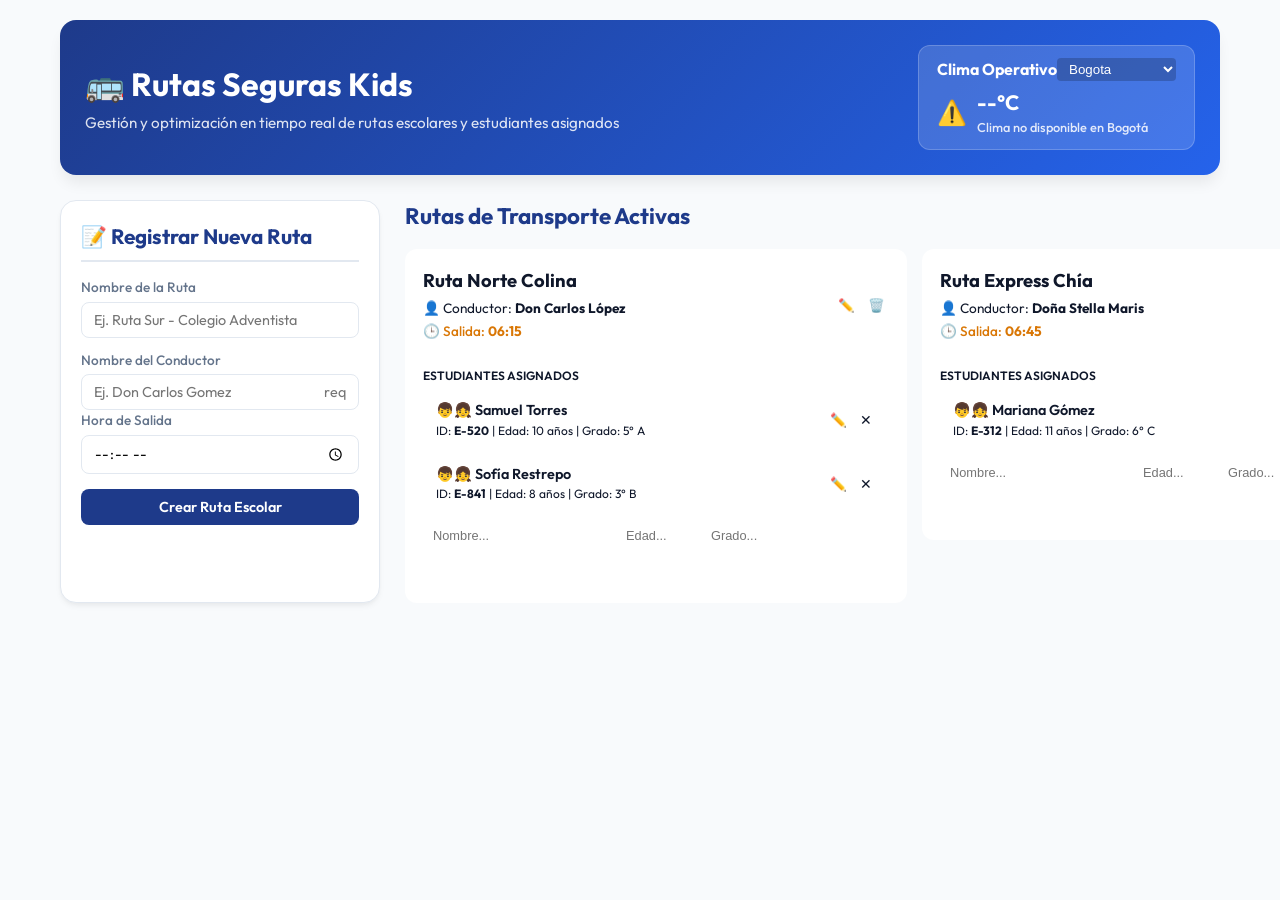
<file: index.html>
<!DOCTYPE html>
<html lang="es">
<head>
    <meta charset="UTF-8">
    <meta name="viewport" content="width=device-width, initial-scale=1.0">
    <title>Rutas Seguras Kids - Panel de Control Escolar</title>
    <meta name="description" content="Sistema para la gestión de rutas escolares y asignación de estudiantes de Rutas Seguras Kids.">
    <link rel="stylesheet" href="css/styles.css">
</head>
<body>

    <div class="app-container">
        <header>
            <div class="header-title-area">
                <h1>🚌 Rutas Seguras Kids</h1>
                <p>Gestión y optimización en tiempo real de rutas escolares y estudiantes asignados</p>
            </div>
            
            <div class="weather-widget" id="weather-widget-container">
                <div class="weather-header">
                    <h3>Clima Operativo</h3>
                    <select id="weather-city-select" class="weather-select" aria-label="Seleccionar ciudad">
                        <option value="bogota" selected>Bogota</option>
                        <option value="medellin">Medellin</option>
                        <option value="cali">Cali</option>
                        <option value="barranquilla">Barranquilla</option>
                        <option value="bucaramanga">Bucaramanga</option>
                    </select>
                </div>
                <div class="weather-info" id="weather-info-box">
                    <span class="weather-loading" id="weather-loading-text">Cargando clima operativo...</span>
                </div>
            </div>
        </header>

        <main class="main-content">
            
            <section class="panel-form" aria-labelledby="form-title">
                <h2 id="form-title">📝 Registrar Nueva Ruta</h2>
                <form id="route-form" novalidate>
                    <input type="hidden" id="route-id-input" value="">
                    
                    <div class="form-group">
                        <label for="route-name">Nombre de la Ruta</label>
                        <input type="text" 
                               id="route-name" 
                               class="form-control" 
                               placeholder="Ej. Ruta Sur - Colegio Adventista" 
                               required>
                    </div>

                    <div class="form-group">
                        <label for="route-driver">Nombre del Conductor</label>
                        <input type="text" 
                               id="route-driver" 
                               class="form-control" 
                               placeholder="Ej. Don Carlos Gomez
                               required>
                    </div>

                    <div class="form-group">
                        <label for="route-time">Hora de Salida</label>
                        <input type="time" 
                               id="route-time" 
                               class="form-control" 
                               required>
                    </div>

                    <div class="form-buttons">
                        <button type="submit" id="btn-submit-route" class="btn btn-primary btn-block">Crear Ruta Escolar</button>
                        <button type="button" id="btn-cancel-edit" class="btn btn-secondary" style="display: none;">Cancelar</button>
                    </div>
                </form>
            </section>

            <section class="routes-panel" aria-labelledby="routes-title">
                <div class="panel-header">
                    <h2 id="routes-title">Rutas de Transporte Activas</h2>
                </div>
                
                <div class="routes-grid" id="routes-grid-container">
                </div>


                <div class="empty-state" id="empty-state-view">
                    <span class="empty-state-icon">🚌</span>
                    <h3>No hay rutas creadas</h3>
                    <p>Usa el formulario de la izquierda para registrar la primera ruta escolar del dia.</p>
                </div>
            </section>

        </main>
    </div>

    <script type="module" src="js/app.js"></script>
</body>
</html>
</file>
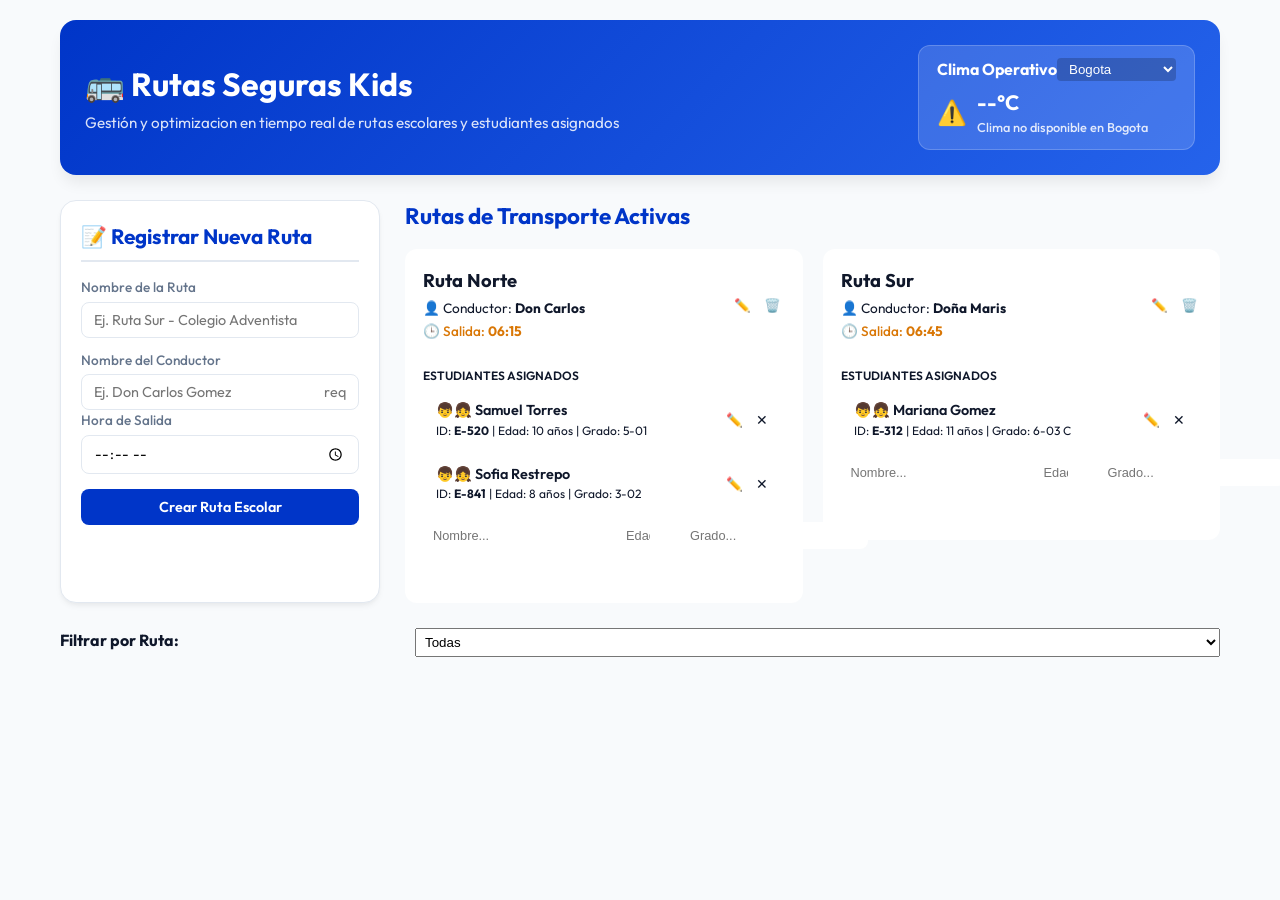
<file: Rutas-Seguras-Kids-main/index.html>
<!DOCTYPE html>
<html lang="es">
<head>
    <meta charset="UTF-8">
    <meta name="viewport" content="width=device-width, initial-scale=1.0">
    <title>Rutas Seguras Kids - Panel de Control Escolar</title>
    <meta name="description" content="Sistema para la gestión de rutas escolares y asignación de estudiantes de Rutas Seguras Kids.">
    <link rel="stylesheet" href="css/styles.css">
</head>
<body>

    <div class="app-container">
        <header>
            <div class="header-title-area">
                <h1>🚌 Rutas Seguras Kids</h1>
                <p>Gestión y optimizacion en tiempo real de rutas escolares y estudiantes asignados</p>
            </div>
            
            <div class="weather-widget" id="weather-widget-container">
                <div class="weather-header">
                    <h3>Clima Operativo</h3>
                    <select id="weather-city-select" class="weather-select" aria-label="Seleccionar ciudad">
                        <option value="bogota" selected>Bogota</option>
                        <option value="medellin">Medellin</option>
                        <option value="cali">Cali</option>
                        <option value="barranquilla">Barranquilla</option>
                        <option value="bucaramanga">Bucaramanga</option>
                    </select>
                </div>
                <div class="weather-info" id="weather-info-box">
                    <span class="weather-loading" id="weather-loading-text">Cargando clima operativo...</span>
                </div>
            </div>
        </header>

        <main class="main-content">
            
            <section class="panel-form" aria-labelledby="form-title">
                <h2 id="form-title">📝 Registrar Nueva Ruta</h2>
                <form id="route-form" novalidate>
                    <input type="hidden" id="route-id-input" value="">
                    
                    <div class="form-group">
                        <label for="route-name">Nombre de la Ruta</label>
                        <input type="text" 
                               id="route-name" 
                               class="form-control" 
                               placeholder="Ej. Ruta Sur - Colegio Adventista" 
                               required>
                    </div>

                    <div class="form-group">
                        <label for="route-driver">Nombre del Conductor</label>
                        <input type="text" 
                               id="route-driver" 
                               class="form-control" 
                               placeholder="Ej. Don Carlos Gomez
                               required>
                    </div>

                    <div class="form-group">
                        <label for="route-time">Hora de Salida</label>
                        <input type="time" 
                               id="route-time" 
                               class="form-control" 
                               required>
                    </div>

                    <div class="form-buttons">
                        <button type="submit" id="btn-submit-route" class="btn btn-primary btn-block">Crear Ruta Escolar</button>
                        <button type="button" id="btn-cancel-edit" class="btn btn-secondary" style="display: none;">Cancelar</button>
                    </div>
                </form>
            </section>

            <section class="routes-panel" aria-labelledby="routes-title">
                <div class="panel-header">
                    <h2 id="routes-title">Rutas de Transporte Activas</h2>
                </div>
                
                <div class="routes-grid" id="routes-grid-container">
                </div>


                <div class="empty-state" id="empty-state-view">
                    <span class="empty-state-icon">🚌</span>
                    <h3>No hay rutas creadas</h3>
                    <p>Usa el formulario de la izquierda para registrar la primera ruta escolar del dia.</p>
                </div>
            </section>
    <label for="route-filter" style="font-weight: bold;">Filtrar por Ruta:</label>
    <select id="route-filter" style="margin-left: 10px; padding: 5px;">
        <option value="Todas">Todas</option>
        <option value="Ruta Norte">Ruta Norte</option>
        <option value="Ruta Sur">Ruta Sur</option>
        <option value="Ruta Centro">Ruta Centro</option>
    </select>
</div>

<div id="routes-grid-container" style="display: grid; gap: 20px; grid-template-columns: repeat(auto-fill, minmax(300px, 1fr));">
</div>

<div id="empty-state-view" style="display: none; text-align: center;">
    <p>No hay rutas disponibles.</p>
    <div style="margin: 20px 0;">
        <label for="route-filter" style="font-weight: bold;">Filtrar por Ruta:</label>
        <select id="route-filter" style="margin-left: 10px; padding: 5px;">
            <option value="Todas">Todas</option>
            <option value="Ruta Norte">Ruta Norte</option>
            <option value="Ruta Sur">Ruta Sur</option>
            <option value="Ruta Centro">Ruta Centro</option>
        </select>
    </div>
    
    <div id="student-list-container" style="display: flex; flex-direction: column; gap: 10px;">

    </div>
</div>

        </main>
    </div>

    <script type="module" src="js/app.js"></script>
</body>
</html>
</file>
<file: css/styles.css>
@import url('https://fonts.googleapis.com/css2?family=Outfit:wght@400;600;700&display=swap');
:root {
    --primary: #1e3a8a; --primary-hover: #172554;
    --accent: #f59e0b; --accent-hover: #d97706;
    --bg: #f8fafc; --card: #ffffff;
    --text: #0f172a; --muted: #64748b;
    --danger: #ef4444; --border: #e2e8f0;
    --shadow: 0 4px 6px -1px rgba(0,0,0,0.05), 0 2px 4px -1px rgba(0,0,0,0.03);
    --radius-sm: 8px; --radius-md: 12px; --radius-lg: 16px;
    --transition: all 0.2s ease;
}
* { margin: 0; padding: 0; box-sizing: border-box; }
body { font-family: 'Outfit', sans-serif; background: var(--bg); color: var(--text); line-height: 1.5; }
.app-container { max-width: 1200px; margin: 0 auto; padding: 20px; }


header {
    background: linear-gradient(135deg, var(--primary), #2563eb); color: white;
    padding: 25px; border-radius: var(--radius-lg); margin-bottom: 25px;
    box-shadow: 0 10px 15px -3px rgba(0,0,0,0.08); display: flex; flex-direction: column; gap: 15px;
}
.header-title-area h1 { font-size: 2rem; font-weight: 700; }
.header-title-area p { color: rgba(255,255,255,0.85); font-size: 0.95rem; margin-top: 4px; }
.weather-widget {
    background: rgba(255,255,255,0.15); border-radius: var(--radius-md); padding: 12px 18px;
    border: 1px solid rgba(255,255,255,0.2); display: flex; flex-direction: column; gap: 5px; min-width: 230px;
}
.weather-header { display: flex; justify-content: space-between; align-items: center; font-size: 0.85rem; }
.weather-select { background: rgba(0,0,0,0.2); color: white; border: none; padding: 3px 8px; border-radius: 4px; cursor: pointer; outline: none; }
.weather-select option { background: var(--primary-hover); }
.weather-info { display: flex; align-items: center; gap: 10px; font-weight: 500; }
.weather-temp { font-size: 1.3rem; font-weight: 700; }


.main-content { display: grid; grid-template-columns: 1fr; gap: 25px; }


.panel-form { background: var(--card); border-radius: var(--radius-lg); padding: 20px; border: 1px solid var(--border); box-shadow: var(--shadow); }
.panel-form h2 { font-size: 1.3rem; color: var(--primary); margin-bottom: 15px; padding-bottom: 8px; border-bottom: 2px solid var(--border); }
.form-group { margin-bottom: 12px; }
.form-group label { display: block; font-size: 0.85rem; font-weight: 500; color: var(--muted); margin-bottom: 4px; }
.form-control { width: 100%; padding: 8px 12px; border-radius: var(--radius-sm); border: 1.5px solid var(--border); font-family: inherit; font-size: 0.9rem; outline: none; transition: var(--transition); }
.form-control:focus { border-color: var(--primary); box-shadow: 0 0 0 3px rgba(30,58,138,0.15); }


.btn { display: inline-flex; align-items: center; justify-content: center; gap: 8px; padding: 9px 15px; border-radius: var(--radius-sm); font-weight: 600; font-size: 0.9rem; border: none; cursor: pointer; transition: var(--transition); font-family: inherit; }
.btn:active { transform: scale(0.97); }
.btn-primary { background: var(--primary); color: white; }
.btn-primary:hover { background: var(--primary-hover); }
.btn-accent { background: var(--accent); color: white; }
.btn-accent:hover { background: var(--accent-hover); }
.btn-secondary { background: var(--border); color: var(--muted); }
.btn-secondary:hover { background: #cbd5e1; color: var(--text); }
.btn-block { width: 100%; }
.form-buttons { display: flex; gap: 8px; margin-top: 15px; }


.routes-panel { display: flex; flex-direction: column; gap: 15px; }
.panel-header h2 { font-size: 1.4rem; font-weight: 700; color: var(--primary); }
.routes-grid { display: grid; grid-template-columns: 1fr; gap: 15px; }
.empty-state { background: var(--card); border: 2px dashed var(--border); border-radius: var(--radius-lg); padding: 40px 20px; text-align: center; color: var(--muted); }
.empty-state-icon { font-size: 2.5rem; margin-bottom: 10px; display: block; }
.error-border { border-color: var(--danger) !important; }

@media (max-width: 576px) {
    header { padding: 18px; }
    .weather-widget { min-width: 100%; }
}
@media (min-width: 768px) {
    header { flex-direction: row; justify-content: space-between; align-items: center; }
    .header-title-area { max-width: 60%; }
}
@media (min-width: 1024px) {
    .main-content { grid-template-columns: 320px 1fr; }
    .routes-grid { grid-template-columns: repeat(2, 1fr); }
}
</file>
<file: Rutas-Seguras-Kids-main/css/styles.css>
@import url('https://fonts.googleapis.com/css2?family=Outfit:wght@400;600;700&display=swap');
:root {
    --primary: #0035c8; --primary-hover: #5165aa;
    --accent: #f59e0b; --accent-hover: #d97706;
    --bg: #f8fafc; --card: #ffffff;
    --text: #0f172a; --muted: #64748b;
    --danger: #ef4444; --border: #e2e8f0;
    --shadow: 0 4px 6px -1px rgba(0,0,0,0.05), 0 2px 4px -1px rgba(0,0,0,0.03);
    --radius-sm: 8px; --radius-md: 12px; --radius-lg: 16px;
    --transition: all 0.2s ease;
}
* { margin: 0; padding: 0; box-sizing: border-box; }
body { font-family: 'Outfit', sans-serif; background: var(--bg); color: var(--text); line-height: 1.5; }
.app-container { max-width: 1200px; margin: 0 auto; padding: 20px; }


header {
    background: linear-gradient(135deg, var(--primary), #2563eb); color: white;
    padding: 25px; border-radius: var(--radius-lg); margin-bottom: 25px;
    box-shadow: 0 10px 15px -3px rgba(0,0,0,0.08); display: flex; flex-direction: column; gap: 15px;
}
.header-title-area h1 { font-size: 2rem; font-weight: 700; }
.header-title-area p { color: rgba(255,255,255,0.85); font-size: 0.95rem; margin-top: 4px; }
.weather-widget {
    background: rgba(255,255,255,0.15); border-radius: var(--radius-md); padding: 12px 18px;
    border: 1px solid rgba(255,255,255,0.2); display: flex; flex-direction: column; gap: 5px; min-width: 230px;
}
.weather-header { display: flex; justify-content: space-between; align-items: center; font-size: 0.85rem; }
.weather-select { background: rgba(0,0,0,0.2); color: white; border: none; padding: 3px 8px; border-radius: 4px; cursor: pointer; outline: none; }
.weather-select option { background: var(--primary-hover); }
.weather-info { display: flex; align-items: center; gap: 10px; font-weight: 500; }
.weather-temp { font-size: 1.3rem; font-weight: 700; }


.main-content { display: grid; grid-template-columns: 1fr; gap: 25px; }


.panel-form { background: var(--card); border-radius: var(--radius-lg); padding: 20px; border: 1px solid var(--border); box-shadow: var(--shadow); }
.panel-form h2 { font-size: 1.3rem; color: var(--primary); margin-bottom: 15px; padding-bottom: 8px; border-bottom: 2px solid var(--border); }
.form-group { margin-bottom: 12px; }
.form-group label { display: block; font-size: 0.85rem; font-weight: 500; color: var(--muted); margin-bottom: 4px; }
.form-control { width: 100%; padding: 8px 12px; border-radius: var(--radius-sm); border: 1.5px solid var(--border); font-family: inherit; font-size: 0.9rem; outline: none; transition: var(--transition); }
.form-control:focus { border-color: var(--primary); box-shadow: 0 0 0 3px rgba(30,58,138,0.15); }


.btn { display: inline-flex; align-items: center; justify-content: center; gap: 8px; padding: 9px 15px; border-radius: var(--radius-sm); font-weight: 600; font-size: 0.9rem; border: none; cursor: pointer; transition: var(--transition); font-family: inherit; }
.btn:active { transform: scale(0.97); }
.btn-primary { background: var(--primary); color: white; }
.btn-primary:hover { background: var(--primary-hover); }
.btn-accent { background: var(--accent); color: white; }
.btn-accent:hover { background: var(--accent-hover); }
.btn-secondary { background: var(--border); color: var(--muted); }
.btn-secondary:hover { background: #cbd5e1; color: var(--text); }
.btn-block { width: 100%; }
.form-buttons { display: flex; gap: 8px; margin-top: 15px; }


.routes-panel { display: flex; flex-direction: column; gap: 15px; }
.panel-header h2 { font-size: 1.4rem; font-weight: 700; color: var(--primary); }
.routes-grid { display: grid; grid-template-columns: 1fr; gap: 15px; }
.empty-state { background: var(--card); border: 2px dashed var(--border); border-radius: var(--radius-lg); padding: 40px 20px; text-align: center; color: var(--muted); }
.empty-state-icon { font-size: 2.5rem; margin-bottom: 10px; display: block; }
.error-border { border-color: var(--danger) !important; }

@media (max-width: 576px) {
    header { padding: 18px; }
    .weather-widget { min-width: 100%; }
}
@media (min-width: 768px) {
    header { flex-direction: row; justify-content: space-between; align-items: center; }
    .header-title-area { max-width: 60%; }
}
@media (min-width: 1024px) {
    .main-content { grid-template-columns: 320px 1fr; }
    .routes-grid { grid-template-columns: repeat(2, 1fr); }
}
.route-card {
    padding: 15px;
    border-radius: 8px;
    box-shadow: 0 2px 4px rgba(0, 0, 0, 0.1);
    background-color: #fff;
    display: flex;
    flex-direction: column;
    gap: 10px;
    transition: transform 0.2s ease, box-shadow 0.2s ease;
}

.route-card:hover {
    transform: translateY(-5px);
    box-shadow: 0 4px 8px rgba(0, 0, 0, 0.15);
}


.route-norte {
    border-left: 5px solid blue;
}

.route-sur {
    border-left: 5px solid green;
}

.route-centro {
    border-left: 5px solid orange;
}

#routes-grid-container {
    display: grid;
    gap: 20px;
    grid-template-columns: repeat(auto-fill, minmax(300px, 1fr));
}


#empty-state-view {
    text-align: center;
    color: gray;
    margin-top: 20px;
}

#empty-state-view .empty-state-icon {
    font-size: 48px;
    margin-bottom: 10px;
}
</file>
